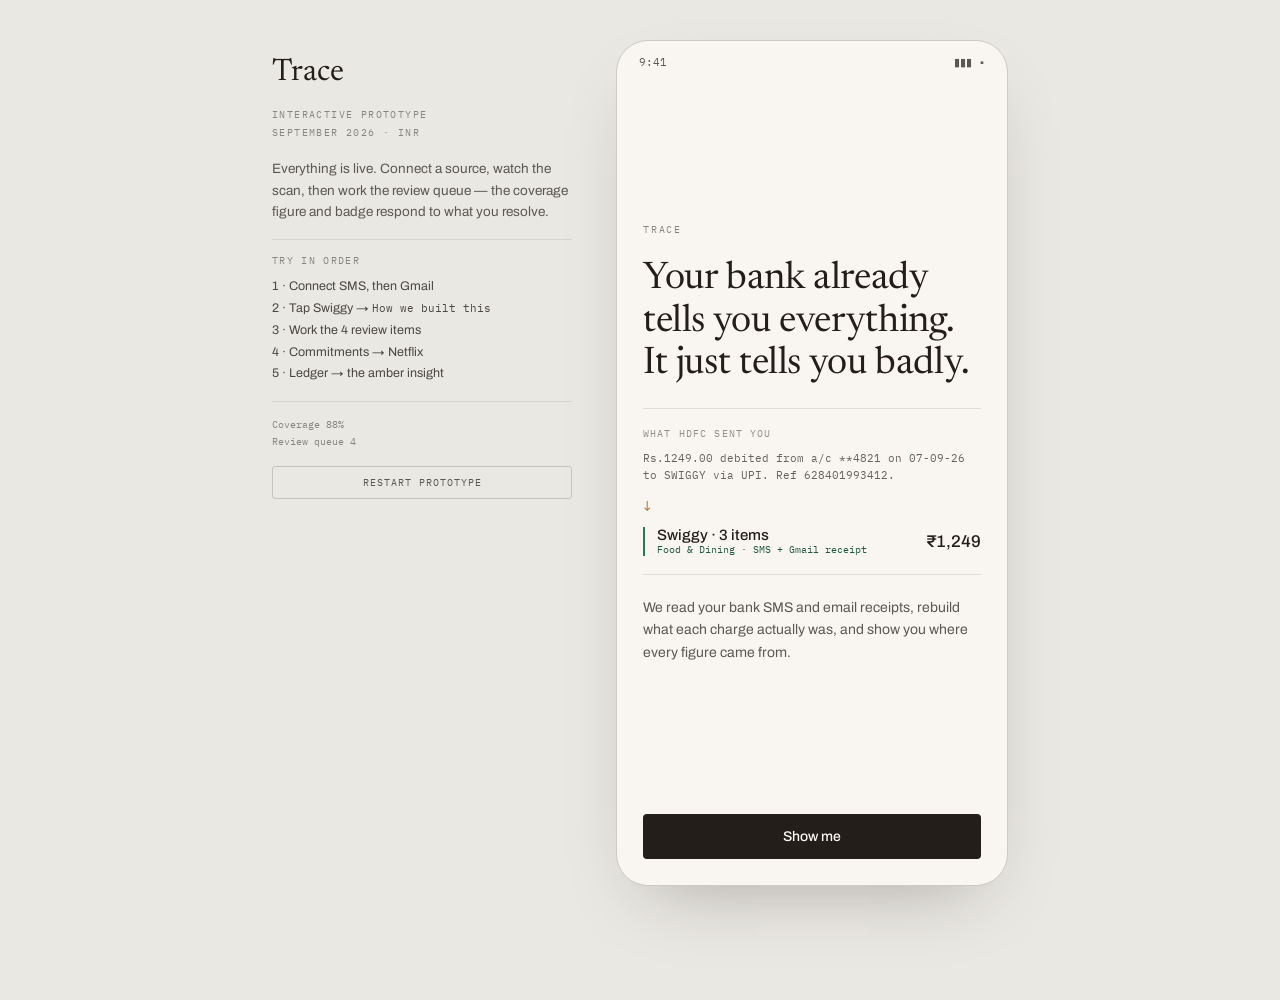
<file: trace-prototype/index.html>
<!doctype html>
<html lang="en">
<head>
<meta charset="utf-8">
<meta name="viewport" content="width=device-width, initial-scale=1">
<title>Trace — Interactive Prototype</title>
<meta name="description" content="Trace: a financial ledger rebuilt from bank SMS and Gmail receipts. Interactive prototype.">
<link rel="preconnect" href="https://fonts.googleapis.com">
<link rel="preconnect" href="https://fonts.gstatic.com" crossorigin>
<link href="https://fonts.googleapis.com/css2?family=Newsreader:opsz,wght@6..72,300;6..72,400;6..72,500&family=Archivo:wght@400;500;600&family=IBM+Plex+Mono:wght@400;500&display=swap" rel="stylesheet">
<link rel="stylesheet" href="./styles.css">
</head>
<body>
<div id="app"></div>
<script src="./app.js"></script>
</body>
</html>
</file>
<file: trace-prototype/styles.css>
body {
  margin: 0;
  background: oklch(0.93 0.008 85);
  font-family: 'Archivo', system-ui, sans-serif;
  -webkit-font-smoothing: antialiased;
}

a { color: oklch(0.52 0.09 200); text-decoration: none; }
a:hover { color: oklch(0.40 0.09 200); }

::-webkit-scrollbar { width: 0; height: 0; }

@keyframes tScreen { from { opacity: 0; transform: translateY(10px); } to { opacity: 1; transform: translateY(0); } }
@keyframes tRow { from { opacity: 0; transform: translateY(8px); } to { opacity: 1; transform: translateY(0); } }
@keyframes tSheet { from { transform: translateY(100%); } to { transform: translateY(0); } }
@keyframes tSweep { 0% { transform: translateX(-110%); } 100% { transform: translateX(360%); } }
@keyframes tBreathe { 0%, 100% { opacity: 0.5; } 50% { opacity: 1; } }
@keyframes tLink { from { stroke-dashoffset: 120; } to { stroke-dashoffset: 0; } }
@keyframes tToast { from { opacity: 0; transform: translateY(14px); } to { opacity: 1; transform: translateY(0); } }
@keyframes tStage { from { opacity: 0; transform: translateY(14px) scale(0.985); } to { opacity: 1; transform: translateY(0) scale(1); } }
@keyframes tRail { from { height: 0; } to { height: 26px; } }

.page {
  min-height: 100vh;
  display: flex;
  align-items: flex-start;
  justify-content: center;
  padding: 40px 20px 60px;
  gap: 44px;
  flex-wrap: wrap;
}

.phone {
  width: 390px;
  height: 844px;
  background: oklch(0.975 0.007 85);
  border: 1px solid oklch(0.84 0.006 80);
  border-radius: 32px;
  overflow: hidden;
  position: relative;
  display: flex;
  flex-direction: column;
  box-shadow: 0 30px 70px -34px oklch(0.24 0.012 70 / 0.35);
}

.statusbar {
  display: flex;
  justify-content: space-between;
  align-items: center;
  padding: 14px 22px 4px;
  font-family: 'IBM Plex Mono', monospace;
  font-size: 10.5px;
  color: oklch(0.46 0.008 70);
  flex-shrink: 0;
}

.restart-btn:hover { border-color: oklch(0.24 0.012 70); color: oklch(0.24 0.012 70); }
.source-card:hover { border-color: oklch(0.24 0.012 70); }
.row-hover:hover { background: oklch(0.968 0.007 85); }
.recon-toggle:hover { border-color: oklch(0.24 0.012 70); }
</file>
